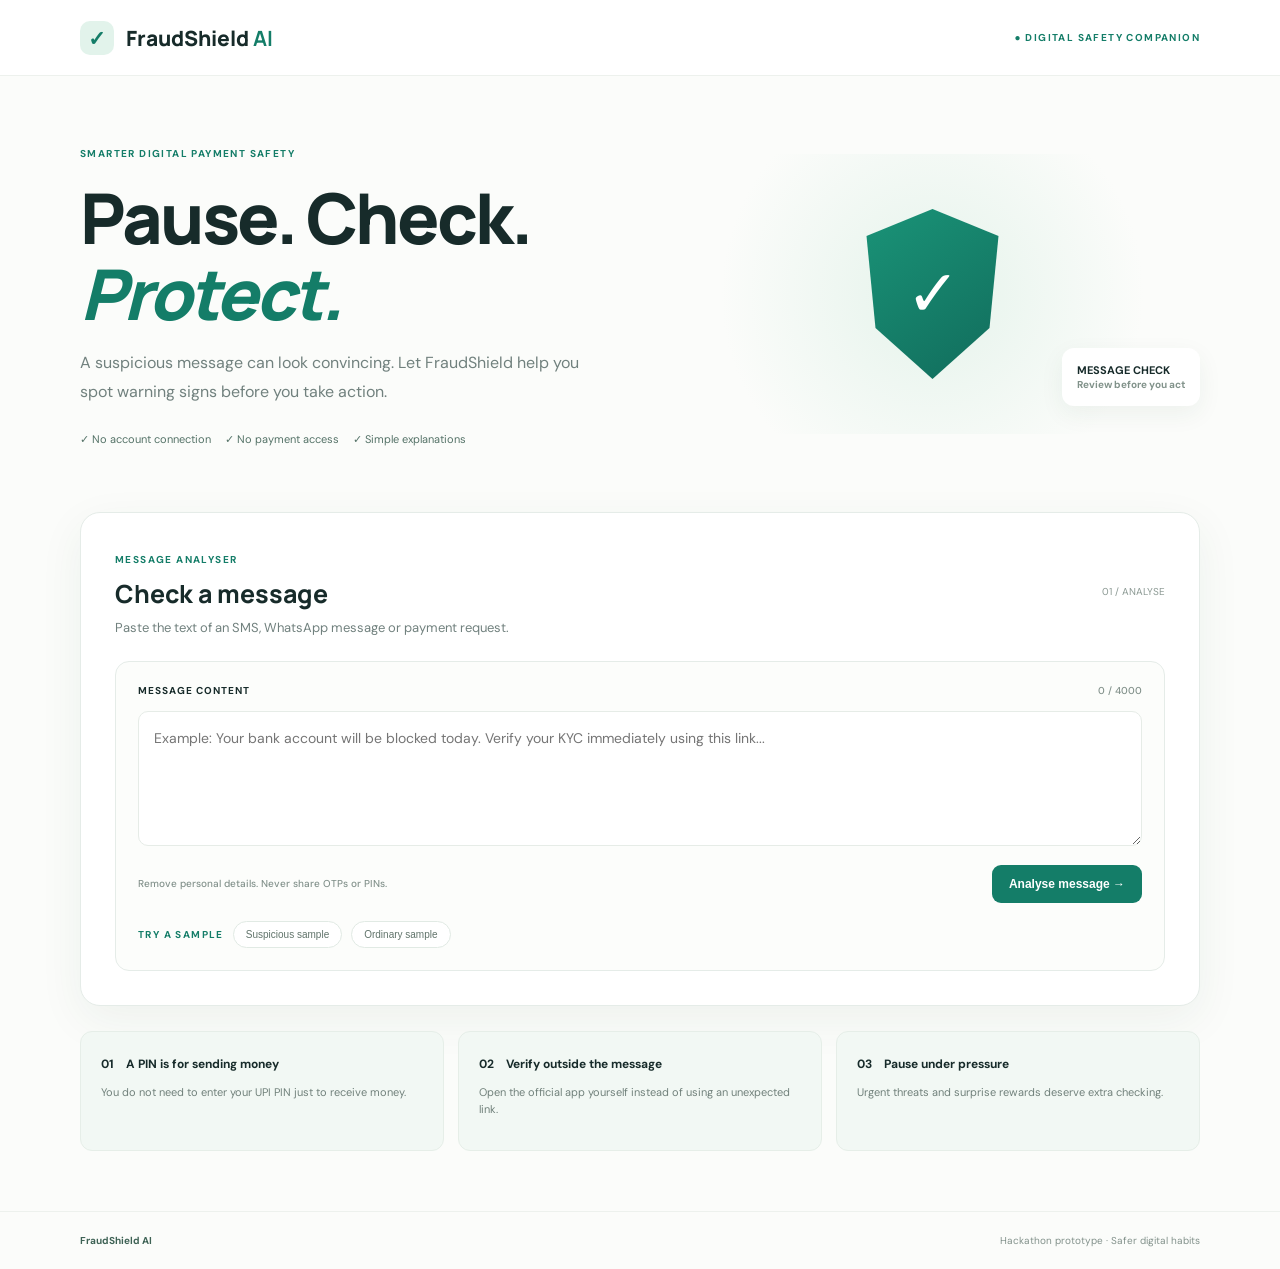
<file: index.html>
<!DOCTYPE html><html lang="en"><head><meta charset="UTF-8"><meta name="viewport" content="width=device-width,initial-scale=1"><title>FraudShield AI</title><link rel="preconnect" href="https://fonts.googleapis.com"><link href="https://fonts.googleapis.com/css2?family=DM+Sans:wght@400;500;600;700&family=Manrope:wght@500;600;700;800&display=swap" rel="stylesheet"><link rel="stylesheet" href="/static/style.css"></head><body>
<header><a class="brand" href="#"><span class="logo">✓</span> FraudShield <b>AI</b></a><span class="top">● DIGITAL SAFETY COMPANION</span></header>
<main><section class="hero"><div><small>SMARTER DIGITAL PAYMENT SAFETY</small><h1>Pause. Check.<br><em>Protect.</em></h1><p>A suspicious message can look convincing. Let FraudShield help you spot warning signs before you take action.</p><div class="trust">✓ No account connection　 ✓ No payment access　 ✓ Simple explanations</div></div><div class="art"><div class="shield">✓</div><label>MESSAGE CHECK<br><small>Review before you act</small></label></div></section>
<section class="panel"><div class="head"><div><small>MESSAGE ANALYSER</small><h2>Check a message</h2><p>Paste the text of an SMS, WhatsApp message or payment request.</p></div><span>01 / ANALYSE</span></div>
<div class="input"><div class="row"><b>MESSAGE CONTENT</b><small id="count">0 / 4000</small></div><textarea id="message" maxlength="4000" placeholder="Example: Your bank account will be blocked today. Verify your KYC immediately using this link..."></textarea><div class="row"><small>Remove personal details. Never share OTPs or PINs.</small><button id="go">Analyse message →</button></div><div class="samples"><small>TRY A SAMPLE</small><button data-sample="Congratulations! You won a cashback reward. Click https://tinyurl.com/example and enter your UPI PIN to receive money immediately.">Suspicious sample</button><button data-sample="Your monthly electricity bill is ready. Please open your official electricity provider app to view the bill.">Ordinary sample</button></div></div>
<div id="error" class="error hidden"></div><section id="result" class="result hidden"><div class="row"><div><small>ANALYSIS COMPLETE</small><h2>Safety assessment</h2></div><b id="risk" class="pill">HIGH RISK</b></div><div class="grid"><div class="box"><div class="score"><span id="score">0</span><small>/100</small></div><small>INDICATOR SCORE</small><div class="meter"><i id="meter"></i></div><p id="summary"></p></div><div class="box"><b>What we noticed</b><ul id="reasons"></ul></div></div><div class="ai"><b>✦ AI EXPLANATION <small id="status">LOCAL REVIEW</small></b><p id="explanation"></p></div><div class="box advice"><b>What should you do?</b><p>Do not share your OTP, UPI PIN or password. Do not approve an unexpected collect request. Verify using the official bank or service-provider app.</p></div><p class="disclaimer" id="disclaimer"></p></section></section>
<section class="tips"><article><b>01　A PIN is for sending money</b><p>You do not need to enter your UPI PIN just to receive money.</p></article><article><b>02　Verify outside the message</b><p>Open the official app yourself instead of using an unexpected link.</p></article><article><b>03　Pause under pressure</b><p>Urgent threats and surprise rewards deserve extra checking.</p></article></section></main><footer><b>FraudShield AI</b><span>Hackathon prototype · Safer digital habits</span></footer><script src="/static/app.js"></script></body></html>
</file>
<file: static/style.css>
*{box-sizing:border-box}:root{--ink:#172b2a;--green:#147d68;--muted:#71817e;--line:#e5ece8}body{margin:0;background:#fbfcfa;color:var(--ink);font-family:"DM Sans",sans-serif}header{height:76px;padding:0 max(calc((100vw - 1120px)/2),6vw);display:flex;align-items:center;justify-content:space-between;background:#fff;border-bottom:1px solid #edf1ed}.brand{font:800 21px Manrope;text-decoration:none;color:var(--ink)}.brand b,em{color:var(--green)}.logo{display:inline-grid;place-items:center;width:34px;height:34px;border-radius:10px;background:#e2f3eb;color:var(--green);margin-right:8px}.top,small{font-size:10px;letter-spacing:1.4px;font-weight:700;color:var(--green)}main{max-width:1120px;margin:auto}.hero{padding:65px 0;display:grid;grid-template-columns:1fr 1fr;align-items:center;gap:50px}.hero h1{font:800 70px/1.08 Manrope;letter-spacing:-3px;margin:18px 0}.hero p{color:#71817e;line-height:1.8;max-width:500px}.trust{font-size:11px;color:#547267;margin-top:25px}.art{height:280px;display:grid;place-items:center;position:relative;background:radial-gradient(circle,#e5f3eb,transparent 70%)}.shield{width:150px;height:170px;clip-path:polygon(50% 0,94% 16%,88% 70%,50% 100%,12% 70%,6% 16%);background:linear-gradient(145deg,#1a9478,#116b5b);display:grid;place-items:center;color:white;font-size:65px;filter:drop-shadow(0 12px 12px #9dc9b5)}.art label{position:absolute;right:0;bottom:28px;background:white;padding:15px;border-radius:12px;box-shadow:0 8px 25px #234b3510;font-size:11px;font-weight:bold}.art label small{letter-spacing:0;color:#81928a}.panel{background:#fff;border:1px solid var(--line);border-radius:20px;padding:34px;box-shadow:0 14px 45px #234b3510}.head,.row{display:flex;justify-content:space-between;align-items:center}.head h2,.result h2{font:750 25px Manrope;margin:8px 0}.head p{color:var(--muted);font-size:13px;margin:0}.head>span{font-size:10px;color:#8b9993}.input{margin-top:25px;padding:22px;border:1px solid var(--line);border-radius:14px;background:#fcfdfb}.row b{font-size:10px;letter-spacing:1px}.row small{color:#82918b;letter-spacing:0;font-weight:500}textarea{width:100%;height:135px;resize:vertical;margin:14px 0;padding:15px;border:1px solid #e6ece7;border-radius:10px;font:14px/1.7 "DM Sans";outline:none}textarea:focus{border-color:#5da891}button{cursor:pointer;border:0;border-radius:9px;padding:12px 17px;font-weight:700;font-size:12px}#go{background:var(--green);color:white}.samples{display:flex;gap:9px;align-items:center;margin-top:18px;flex-wrap:wrap}.samples button{border:1px solid #e1eae4;background:white;color:#60736a;border-radius:22px;padding:7px 12px;font-weight:500;font-size:10px}.result{margin-top:24px;padding:24px;background:#f7faf7;border:1px solid #e5eee7;border-radius:14px}.pill{padding:9px 13px;border-radius:22px;background:#fde8e6;color:#a33d35;font-size:10px}.grid{display:grid;grid-template-columns:.8fr 1.2fr;gap:16px;margin-top:20px}.box{background:white;border:1px solid var(--line);border-radius:12px;padding:19px}.score{font:800 42px Manrope;color:var(--green)}.score small{font-size:13px;color:#9aa7a0}.meter{height:7px;background:#edf1ed;border-radius:8px;margin:14px 0;overflow:hidden}.meter i{display:block;height:100%;width:0;background:#e39a4c}.box p,.box li,.ai p{font-size:12px;line-height:1.7;color:#687a73}.box ul{padding-left:18px}.box li{padding:3px 0}.ai{margin-top:14px;background:#eaf5ef;border:1px solid #dceee3;border-radius:12px;padding:17px}.ai b{font-size:10px;letter-spacing:1px;color:#26745e}.ai b small{float:right}.ai p{margin-bottom:0}.advice{margin-top:13px}.advice p{margin-bottom:0}.disclaimer,.error{font-size:10px;color:#8a9690}.error{color:#a23b32}.hidden{display:none}.tips{display:grid;grid-template-columns:repeat(3,1fr);gap:14px;margin:25px 0 60px}.tips article{padding:20px;background:#f2f8f4;border:1px solid #e6eee8;border-radius:12px}.tips b{font-size:12px}.tips p{font-size:11px;line-height:1.6;color:#71817b}footer{border-top:1px solid #edf1ed;padding:22px max(calc((100vw - 1120px)/2),6vw);display:flex;justify-content:space-between;color:#82918b;font-size:10px}footer b{color:#3e6255}.error{margin-top:10px}@media(max-width:800px){main{margin:0 18px}.hero{grid-template-columns:1fr;padding:45px 0}.hero h1{font-size:56px}.panel{padding:22px 16px}.grid,.tips{grid-template-columns:1fr}.top{display:none}footer{gap:10px;flex-direction:column}}
</file>
